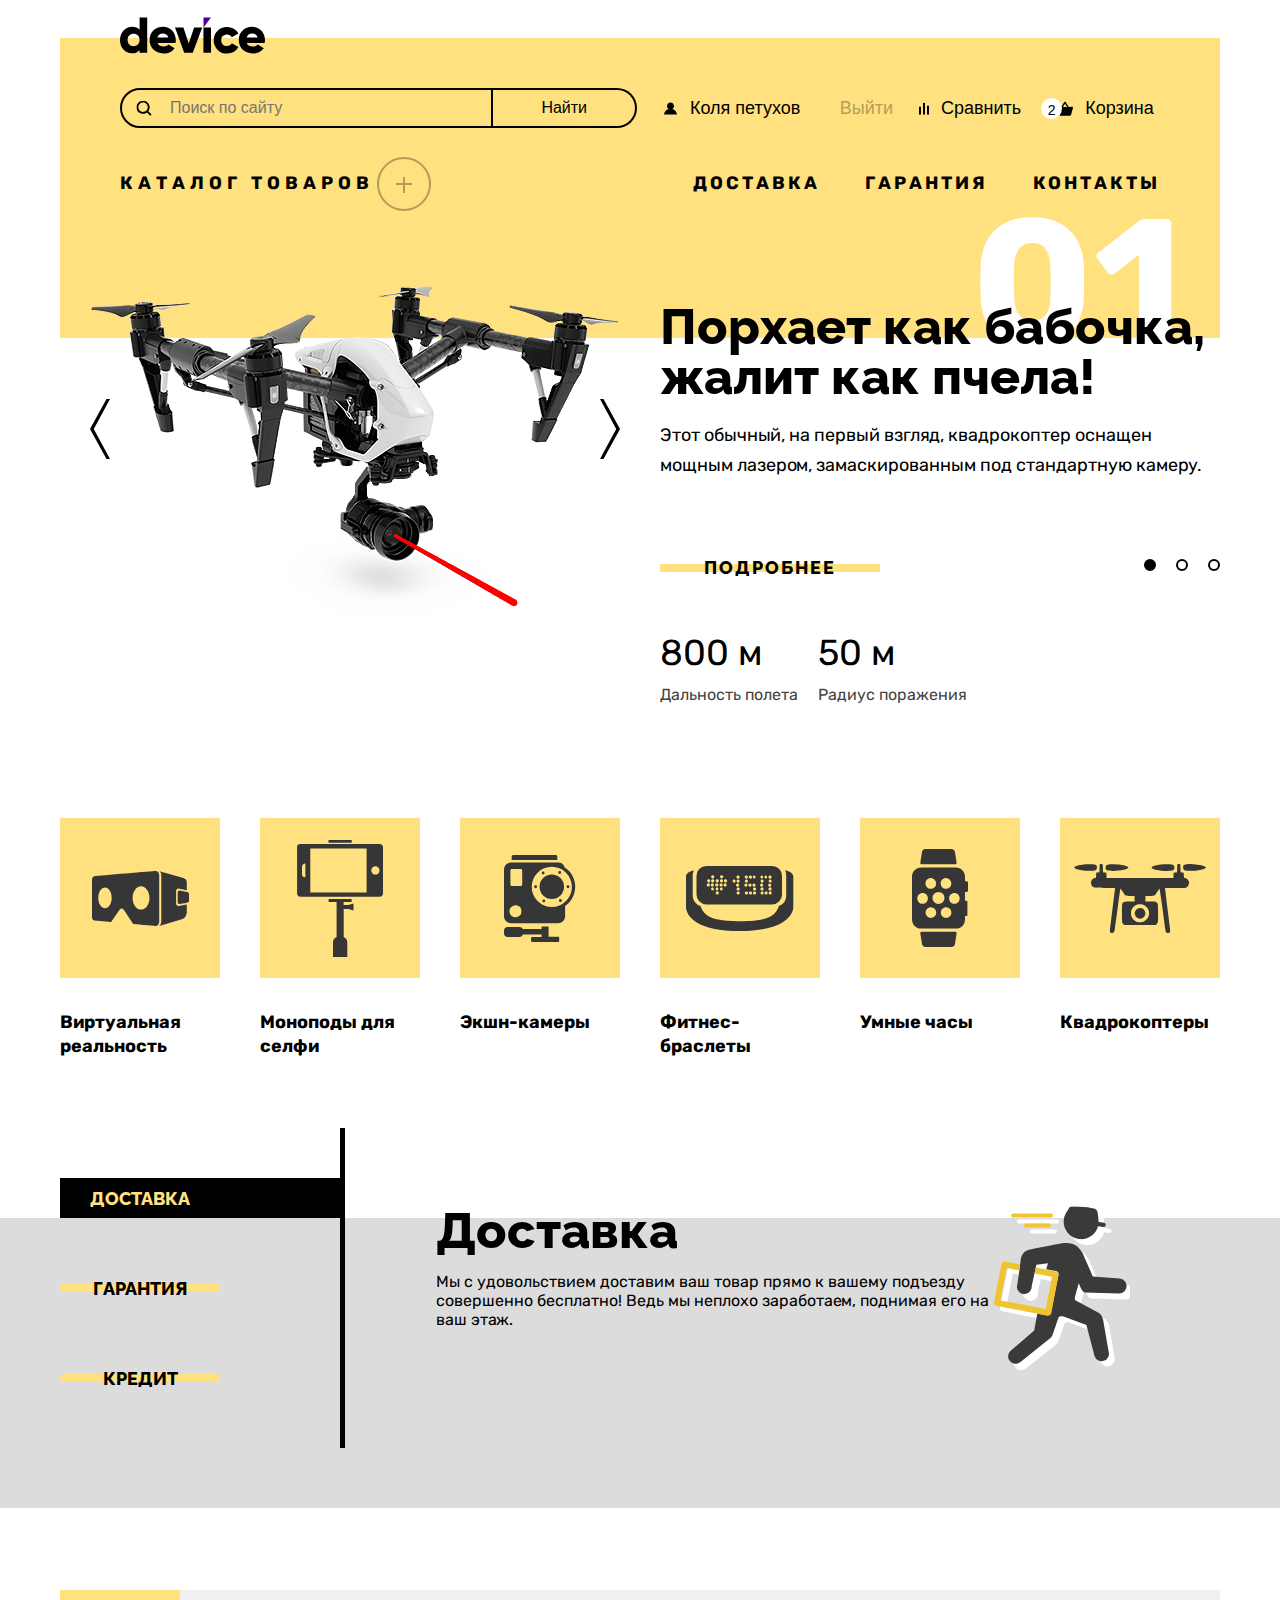
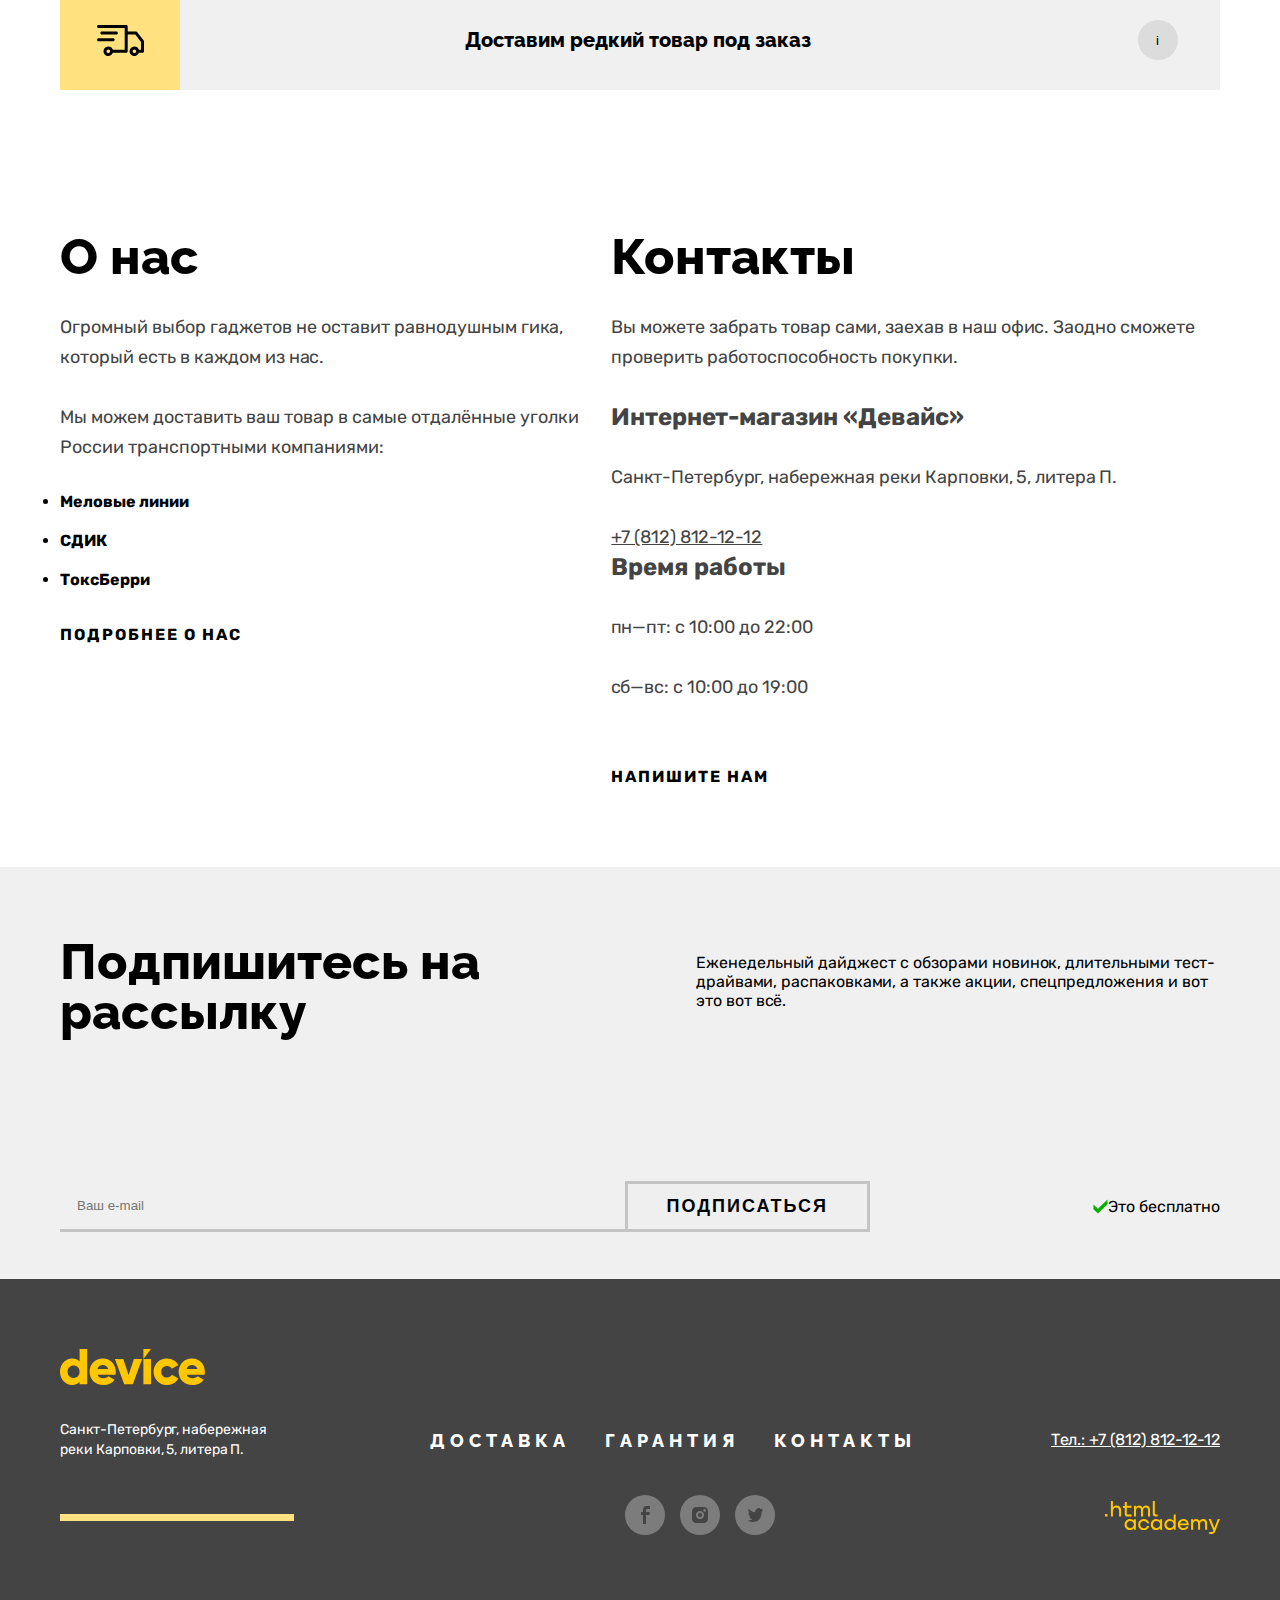
<file: index.html>
<!DOCTYPE html>
<html lang="ru">
<head>
  <meta charset="utf-8">
  <title>HTML Academy: Device</title>
  <link href="css/styles.css" rel="stylesheet">
</head>
<body>

<header class="page-header">
  <div class="header-container">
  <h1 class="visually-hidden">Device</h1>
  <a href="#" class="device-logo-link active-text-element">
    <img alt="Логотип" src="img/logo.svg">
  </a>
    <div class="header-menu">
      <form class="page-search-container" action="https://echo.htmlacademy.ru/" method="get">
        <img src="img/buttons/search.svg" width="16px" height="16px">
        <label for="page-search" class="visually-hidden">Поиск по сайту</label>
        <input name="search-text" id="page-search" class="page-search-input" placeholder="Поиск по сайту" type="text">
        <button class="page-search-button" href="#">Найти</button>
      </form>

      <div class="login-container is-auth">
        <button class="login-button-container header-nav-button active-text-element">
          <img src="img/buttons/login.svg" width="15" height="13" alt="Иконка вход">
          <span class="login-button" href="#">Войти</span>
        </button>
        <button class="login-user-container" tabindex="-1">
          <img src="img/buttons/login.svg" width="15" height="13" alt="Иконка вход">
          <span class="login-button" href="#">Коля петухов</span>
        </button>
        <button class="logout-button">Выйти</button>
      </div>

      <button href="#" class="header-nav-button active-text-element">
        <img src="img/buttons/change.svg">
        <span>Сравнить</span>
      </button>

      <div class="basket-section">
      <button href="#" class="header-nav-button active-text-element with-counter">
        <div class="basket-counter"><p>2</p></div>
        <img src="img/buttons/basket.svg">
        <span>Корзина</span>
      </button>
      <div class="basket-list-container">
        <div class="basket-list-cursor"></div>
        <ul class="basket-list">
          <li class="basket-list-item">
            <div tabindex="0">
              <img src="/img/catalog-items/product-1-small%205.png" alt="">
              <span>Любительская селфи-палка</span>
            </div>
            <button class="basket-drop-button active-text-element"></button>
          </li>
          <li class="basket-list-item">
            <div tabindex="0">
            <img src="/img/catalog-items/product-2-small.png">
            <span>Профессиональная селфи-палка</span>
            </div>
            <button class="basket-drop-button active-text-element"></button>
          </li>
        </ul>
        <div class="basket-final-price">
          <span>Товаров: 2</span>
          <span>Сумма: 2000 ₽</span>
        </div>
        <div class="open-basket">
          <button class="active-text-element">Открыть корзину</button>
        </div>
      </div>
      </div>


    </div>

    <section class="header-links">
      <div class="catalog-menu-link catalog-menu-link-close" tabindex="0">
        <span>Каталог товаров</span>
        <div class="catalog-popup-button">
          <span class="catalog-popup-image"></span>
        </div>
        <div class="catalog-popup-menu">
          <ul class="catalog-popup-menu-list">
            <li class="catalog-popup-menu-item"><a href="#" class="active-text-element">Виртуальная реальность</a></li>
            <li class="catalog-popup-menu-item"><a href="#" class="active-text-element">Моноподы для селфи</a></li>
            <li class="catalog-popup-menu-item"><a href="#" class="active-text-element">Экшн-камеры</a></li>
            <li class="catalog-popup-menu-item"><a href="#" class="active-text-element">Фитнес-браслеты</a></li>
            <li class="catalog-popup-menu-item"><a href="#" class="active-text-element">Умные часы</a></li>
            <li class="catalog-popup-menu-item"><a href="#" class="active-text-element">Квадрокоптеры</a></li>
          </ul>
        </div>
      </div>

      <nav class="page-navigation">
        <ul class="page-navigation-list">
          <li class="page-navigation-item">
            <a class="active-text-element" tabindex="0">Доставка</a>
          </li>
          <li class="page-navigation-item active-text-element">
            <a class="active-text-element" tabindex="0">Гарантия</a>
          </li>
          <li class="page-navigation-item active-text-element">
            <a class="active-text-element" tabindex="0">Контакты</a>
          </li>
        </ul>
      </nav>
    </section>
  </div>
</header>

<main class="main-page">

  <div class="slider-container">

    <div class="slider-background"></div>

    <div class="slider">
      <div class="slider-image-container">
        <img alt="Квадрокоптер" src="img/slider/slider-1.png" width="560" height="560">
        <div class="slider-controls">
          <button class="slider-button slider-prev" type="button">
            <span class="visually-hidden">Предыдущее фото</span>
          </button>
          <button class="slider-button slider-next" type="button">
            <span class="visually-hidden">Следующее фото</span>
          </button>
        </div>

      </div>

      <img class="slider-number-image" src="img/slider/01.png" alt="текст 01" width="192" height="130">

    </div>

    <div class="slider-description-container">
      <h2 class="slider-container-header">Порхает как бабочка, жалит как пчела!</h2>
      <p>Этот обычный, на первый взгляд, квадрокоптер оснащен мощным лазером, замаскированным под стандартную
        камеру.</p>

      <div class="slider-navigation">
        <a class="navigation-button-with-background" tabindex="0">Подробнее</a>
        <ol class="slider-navigation-list">
          <li>
            <button class="slider-navigation-item slider-navigation-item-active">
              <span class="visually-hidden">Слайд 1</span>
            </button>
          </li>
          <li>
            <button class="slider-navigation-item">
              <span class="visually-hidden">Слайд 2</span>
            </button>
          </li>
          <li>
            <button class="slider-navigation-item">
              <span class="visually-hidden">Слайд 3</span>
            </button>
          </li>
        </ol>
      </div>

      <div class="slider-description">
        <ul class="slider-description-list">
          <li class="slider-description-item">
            <h3>800 м</h3>
            <p>Дальность полета</p>
          </li>
          <li class="slider-description-item">
            <h3>50 м</h3>
            <p>Радиус поражения</p>
          </li>
        </ul>
      </div>

    </div>
  </div>

  <section class="categories-container">
    <ul class="categories-navigation-list">
      <li class="categories-navigation-item">
        <a href="#">
          <div class="categories-navigation-item-img-container">
          <img src="img/catalog/vr.svg" alt="Виртуальная реальность">
          </div>
          <p>Виртуальная реальность</p>
        </a>
      </li>
      <li class="categories-navigation-item">
        <a href="#">
          <div class="categories-navigation-item-img-container">
          <img src="img/catalog/monopods.svg" alt="Моноподы для селфи">
          </div>
          <p>Моноподы для селфи</p>
        </a>
      </li>
      <li class="categories-navigation-item">
        <a href="#">
          <div class="categories-navigation-item-img-container">
          <img src="img/catalog/camera.svg" alt="экшн-камеры">
          </div>
          <p>Экшн-камеры</p>
        </a>
      </li>
      <li class="categories-navigation-item">
        <a href="#">
          <div class="categories-navigation-item-img-container">
            <img src="img/catalog/fitness-band.svg" alt="фитнес-браслеты">
          </div>
          <p>Фитнес-браслеты</p>
        </a>
      </li>
      <li class="categories-navigation-item">
        <a href="#">
          <div class="categories-navigation-item-img-container">
          <img src="img/catalog/smart-watch.svg" alt="умные часы">
          </div>
          <p>Умные часы</p>
        </a>
      </li>
      <li class="categories-navigation-item">
        <a href="#">
          <div class="categories-navigation-item-img-container">
          <img src="img/catalog/quadcopters.svg" alt="квадрокоптеры">
          </div>
          <p>Квадрокоптеры</p>
        </a>
      </li>
    </ul>
  </section>

  <section class="advantages-container">
    <ul class="advantages-navigation-list">
      <li class="advantages-navigation-item advantages-navigation-item-active">
        <div class="advantages-navigation-button-container">
          <button class="advantages-navigation-button">Доставка</button>
        </div>
      </li>
      <li class="advantages-navigation-item">
        <div class="advantages-navigation-button-container">
          <button class="advantages-navigation-button">Гарантия</button>
        </div>
      </li>
      <li class="advantages-navigation-item">
        <div class="advantages-navigation-button-container">
          <button class="advantages-navigation-button">Кредит</button>
        </div>
      </li>
    </ul>

    <div class="advantages-description-container">
      <div class="advantages-text">
      <h2 class="container-header">Доставка</h2>
      <p class="advantages-description">Мы с удовольствием доставим ваш товар прямо
        к вашему подъезду совершенно бесплатно! Ведь
        мы неплохо заработаем, поднимая его на ваш этаж.</p>
      </div>
      <img src="img/delivery.svg">
    </div>
  </section>

  <div class="advantages-container-background">
    <div></div>
  </div>

  <section class="delivery-container">
    <a class="delivery-link">
      <img class="delivery-img" src="img/delivery-small.svg" alt="доставка">
    </a>
    <p class="delivery-title"><span>Доставим редкий товар под заказ</span></p>
    <div class="delivery-about-container">
      <button class="delivery-about">i</button>
    </div>
  </section>

  <section class="about-container">
    <div class="about">
      <h2 class="container-header">О нас</h2>
      <p class="about-description">Огромный выбор гаджетов не оставит равнодушным гика, который есть в каждом из
        нас.</p>
      <p class="about-description">Мы можем доставить ваш товар в самые отдалённые уголки России транспортными
        компаниями:</p>
      <ul class="about-description-list">
        <li>Меловые линии</li>
        <li>СДИК</li>
        <li>ТоксБерри</li>
      </ul>
      <a class="about-description-link">Подробнее о нас</a>
    </div>
    <div class="about">
      <h2 class="container-header">Контакты</h2>
      <p class="about-description">Вы можете забрать товар сами, заехав в наш офис.
        Заодно сможете проверить работоспособность покупки.</p>
      <h3>Интернет-магазин «Девайс»</h3>
      <p class="about-description">Санкт-Петербург, набережная реки Карповки, 5, литера П.</p>
      <a class="about-description" href="#">+7 (812) 812-12-12</a>
      <h3>Время работы</h3>
      <p class="about-description">пн—пт: с 10:00 до 22:00</p>
      <p class="about-description">сб—вс: с 10:00 до 19:00</p>
      <a class="about-description-link">Напишите нам</a>
    </div>
  </section>

  <section class="newsletter-container">
    <div class="newsletter-info">
      <h2 class="container-header">Подпишитесь на рассылку</h2>
      <p class="newsletters-description">Еженедельный дайджест с обзорами новинок, длительными тест-драйвами, распаковками, а также акции,
        спецпредложения и вот это вот всё.</p>
    </div>
    <div class="newsletter-email-container">
      <div class="newsletter-email-input">
      <input type="email" placeholder="Ваш e-mail">
      <button>Подписаться</button>
      </div>
      <div class="its-free">
        <img src="img/icons/cheked-green.svg">
        <p>Это бесплатно</p>
      </div>
    </div>
  </section>

  <div class="newsletter-container-background">
    <div></div>
  </div>

</main>

<footer class="page-footer">

  <img class="footer-device-logo" alt="Логотип Device" src="img/logo-footer.svg" width="145" height="36">

  <div class="footer-line-container">
    <span class="footer-device-address">Санкт-Петербург, набережная реки Карповки, 5, литера П.</span>
    <ul class="footer-delivery-list">
      <li><a>Доставка</a></li>
      <li><a>Гарантия</a></li>
      <li><a>Контакты</a></li>
    </ul>
    <a class="footer-phone" href="tel:+78128121212">Тел.: +7 (812) 812-12-12</a>
  </div>

  <div class="footer-line-container">
    <div class="footer-device-decoration"></div>
    <ul class="social-list">
      <li>
        <a href="#">
        <img src="img/social-icons/facebook.svg" alt="facebook">
        </a>
      </li>
      <li>
        <a href="#">
          <img src="img/social-icons/instagram.svg" alt="instagram">
        </a>
      </li>
      <li>
        <a href="#">
          <img src="img/social-icons/twitter.svg" alt="twitter">
        </a>
      </li>
    </ul>
    <img alt="Логотип HTML-академии" src="img/html-academy-logo.svg">
  </div>

</footer>

<div class="footer-background">
  <div></div>
</div>

<script src="main.js"></script>

</body>
</html>
</file>
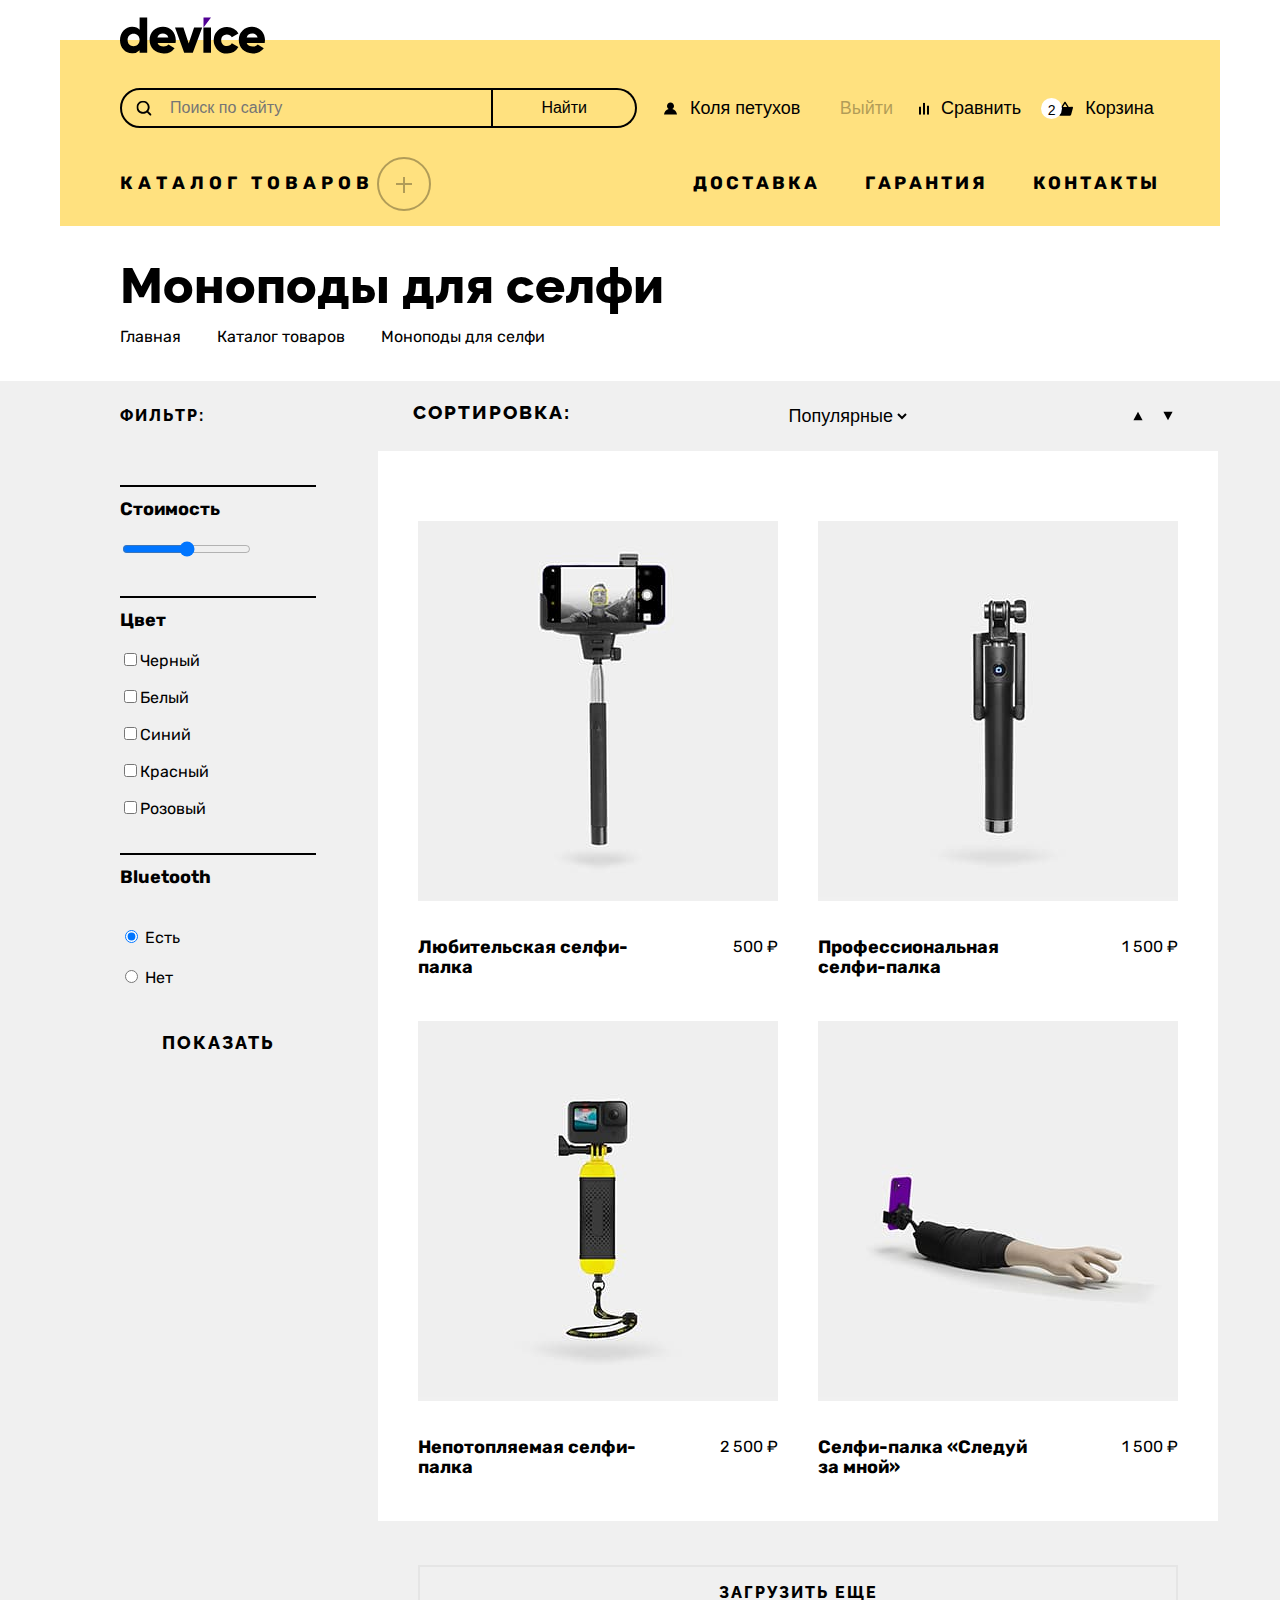
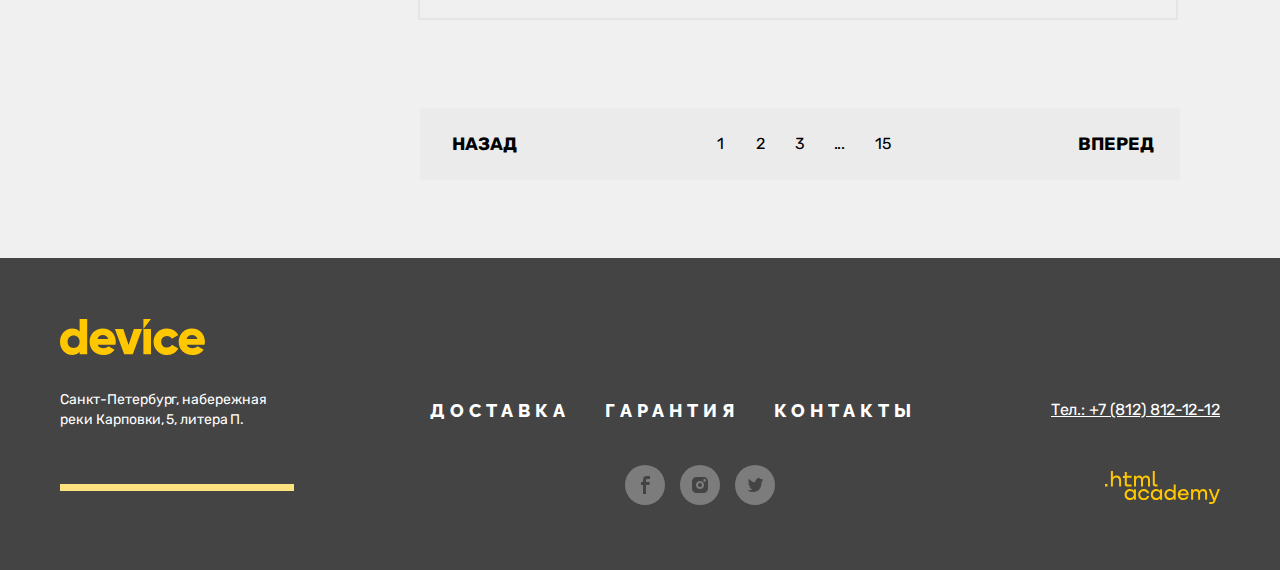
<file: catalog.html>
<!DOCTYPE html>
<html lang="ru" xmlns="http://www.w3.org/1999/html">
<head>
  <meta charset="utf-8">
  <title>HTML Academy: Device</title>
  <link href="css/styles.css" rel="stylesheet">
</head>


<body>

<header class="page-header">
  <div class="header-container">
    <h1 class="visually-hidden">Device</h1>
    <a href="#" class="device-logo-link active-text-element">
      <img alt="Логотип" src="img/logo.svg">
    </a>
    <div class="header-menu">
      <form class="page-search-container" action="https://echo.htmlacademy.ru/" method="get">
        <img src="img/buttons/search.svg" width="16px" height="16px">
        <label for="page-search" class="visually-hidden">Поиск по сайту</label>
        <input name="search-text" id="page-search" class="page-search-input" placeholder="Поиск по сайту" type="text">
        <button class="page-search-button" href="#">Найти</button>
      </form>

      <div class="login-container is-auth">
        <button class="login-button-container header-nav-button active-text-element">
          <img src="img/buttons/login.svg" width="15" height="13" alt="Иконка вход">
          <span class="login-button" href="#">Войти</span>
        </button>
        <button class="login-user-container" tabindex="-1">
          <img src="img/buttons/login.svg" width="15" height="13" alt="Иконка вход">
          <span class="login-button" href="#">Коля петухов</span>
        </button>
        <button class="logout-button">Выйти</button>
      </div>

      <button href="#" class="header-nav-button active-text-element">
        <img src="img/buttons/change.svg">
        <span>Сравнить</span>
      </button>

      <div class="basket-section">
        <button href="#" class="header-nav-button active-text-element with-counter">
          <div class="basket-counter"><p>2</p></div>
          <img src="img/buttons/basket.svg">
          <span>Корзина</span>
        </button>
        <div class="basket-list-container">
          <div class="basket-list-cursor"></div>
          <ul class="basket-list">
            <li class="basket-list-item">
              <div tabindex="0">
                <img src="/img/catalog-items/product-1-small%205.png" alt="">
                <span>Любительская селфи-палка</span>
              </div>
              <button class="basket-drop-button active-text-element"></button>
            </li>
            <li class="basket-list-item">
              <div tabindex="0">
                <img src="/img/catalog-items/product-2-small.png">
                <span>Профессиональная селфи-палка</span>
              </div>
              <button class="basket-drop-button active-text-element"></button>
            </li>
          </ul>
          <div class="basket-final-price">
            <span>Товаров: 2</span>
            <span>Сумма: 2000 ₽</span>
          </div>
          <div class="open-basket">
            <button class="active-text-element">Открыть корзину</button>
          </div>
        </div>
      </div>


    </div>

    <section class="header-links">
      <div class="catalog-menu-link catalog-menu-link-close" tabindex="0">
        <span>Каталог товаров</span>
        <div class="catalog-popup-button">
          <span class="catalog-popup-image"></span>
        </div>
        <div class="catalog-popup-menu">
          <ul class="catalog-popup-menu-list">
            <li class="catalog-popup-menu-item"><a href="#" class="active-text-element">Виртуальная реальность</a></li>
            <li class="catalog-popup-menu-item"><a href="#" class="active-text-element">Моноподы для селфи</a></li>
            <li class="catalog-popup-menu-item"><a href="#" class="active-text-element">Экшн-камеры</a></li>
            <li class="catalog-popup-menu-item"><a href="#" class="active-text-element">Фитнес-браслеты</a></li>
            <li class="catalog-popup-menu-item"><a href="#" class="active-text-element">Умные часы</a></li>
            <li class="catalog-popup-menu-item"><a href="#" class="active-text-element">Квадрокоптеры</a></li>
          </ul>
        </div>
      </div>

      <nav class="page-navigation">
        <ul class="page-navigation-list">
          <li class="page-navigation-item">
            <a class="active-text-element" tabindex="0">Доставка</a>
          </li>
          <li class="page-navigation-item active-text-element">
            <a class="active-text-element" tabindex="0">Гарантия</a>
          </li>
          <li class="page-navigation-item active-text-element">
            <a class="active-text-element" tabindex="0">Контакты</a>
          </li>
        </ul>
      </nav>
    </section>
  </div>
  <div class="header-background"></div>
</header>

<main class="main-catalog">

  <div class="catalog-header">
    <div class="catalog-header-background"></div>
    <h2 class="container-header">Моноподы для селфи</h2>
    <ul class="catalog-navigation-breadcrumbs-list">
      <li class="catalog-breadcrumb-item">Главная</li>
      <li class="catalog-breadcrumb-item">Каталог товаров</li>
      <li class="catalog-breadcrumb-item">Моноподы для селфи</li>
    </ul>
  </div>

  <div class="catalog-box">

  <section class="catalog-content-container">

    <section class="catalog-filter-container">
      <h3 class="catalog-filter-header">Фильтр:</h3>
      <div class="price-filter-container catalog-filter">
        <h4>Стоимость</h4>
        <input id="price-filter" type="range">
      </div>
      <div class="color-filter-container catalog-filter">
        <h4>Цвет</h4>
        <ul class="color-filter-list" id="color-filter-list">
          <li class="color-filter-item"><input name="color-filter" type="checkbox">Черный</li>
          <li class="color-filter-item"><input name="color-filter" type="checkbox">Белый</li>
          <li class="color-filter-item"><input name="color-filter" type="checkbox">Синий</li>
          <li class="color-filter-item"><input name="color-filter" type="checkbox">Красный</li>
          <li class="color-filter-item"><input name="color-filter" type="checkbox">Розовый</li>
        </ul>
      </div>
      <div class="bluetooth-filter-container catalog-filter">
        <h4>Bluetooth</h4>
        <label class="bluetooth-filter-label">
          <input checked name="bluetooth-filter-item" type="radio">
          Есть
        </label>
        <label class="bluetooth-filter-label">
          <input name="bluetooth-filter-item" type="radio">
          Нет
        </label>
      </div>

      <button class="filter-button-accept">Показать</button>
    </section>

    <section class="catalog-list-container">

      <section class="sorting-container">
        <h3>Сортировка:</h3>
        <select>
          <option>Популярные</option>
          <option>Новые</option>
        </select>
        <div class="sort-buttons-container">
          <img src="img/buttons/sort-up.svg">
          <img src="img/buttons/sort-down.svg">
        </div>
      </section>

      <ol class="catalog-list">

        <li class="catalog-item">
          <div class="catalog-item-photo-container">
          <img class="catalog-item-photo" src="img/catalog-items/product-2.jpg">
            <button class="catalog-item-button">Подробнее</button>
          </div>
          <div class="catalog-item-description">
            <h3 class="catalog-item-title">Любительская селфи-палка</h3>
            <span class="catalog-item-price">500 ₽</span>
          </div>
        </li>

        <li class="catalog-item">
          <div class="catalog-item-photo-container">
          <img class="catalog-item-photo" src="img/catalog-items/product-2-1.jpg">
            <button class="catalog-item-button">Подробнее</button>
          </div>
          <div class="catalog-item-description">
            <h3 class="catalog-item-title">Профессиональная селфи-палка </h3>
            <span class="catalog-item-price">1 500 ₽</span>
          </div>
        </li>

        <li class="catalog-item">
          <div class="catalog-item-photo-container">
          <img class="catalog-item-photo" src="img/catalog-items/product-2-2.jpg">
            <button class="catalog-item-button">Подробнее</button>
          </div>
          <div class="catalog-item-description">
            <h3 class="catalog-item-title">Непотопляемая селфи-палка</h3>
            <span class="catalog-item-price">2 500 ₽</span>
          </div>
        </li>

        <li class="catalog-item">
          <div class="catalog-item-photo-container">
          <img class="catalog-item-photo" src="img/catalog-items/product-2-3.jpg">
            <button class="catalog-item-button">Подробнее</button>
          </div>
          <div class="catalog-item-description">
            <h3 class="catalog-item-title">Селфи-палка «Следуй за мной»</h3>
            <span class="catalog-item-price">1 500 ₽</span>
          </div>
        </li>

      </ol>

      <button class="load-else">Загрузить еще</button>

      <nav class="catalog-list-navigation">
        <ul class="catalog-pagination-list">
          <li><a class="catalog-pagination-item pagination-step-button" href="#">Назад</a></li>
          <li><a class="catalog-pagination-item" href="#">1</a></li>
          <li><a class="catalog-pagination-item" href="#">2</a></li>
          <li><a class="catalog-pagination-item" href="#">3</a></li>
          <li><span class="catalog-pagination-item">...</span></li>
          <li><a class="catalog-pagination-item" href="#">15</a></li>
          <li><a class="catalog-pagination-item pagination-step-button" href="#">Вперед</a></li>
        </ul>
      </nav>

    </section>

  </section>

  </div>

</main>

<footer class="page-footer">

  <img class="footer-device-logo" alt="Логотип Device" src="img/logo-footer.svg" width="145" height="36">

  <div class="footer-line-container">
    <span class="footer-device-address">Санкт-Петербург, набережная реки Карповки, 5, литера П.</span>
    <ul class="footer-delivery-list">
      <li><a>Доставка</a></li>
      <li><a>Гарантия</a></li>
      <li><a>Контакты</a></li>
    </ul>
    <a class="footer-phone" href="tel:+78128121212">Тел.: +7 (812) 812-12-12</a>
  </div>

  <div class="footer-line-container">
    <div class="footer-device-decoration"></div>
    <ul class="social-list">
      <li>
        <a href="#">
          <img src="img/social-icons/facebook.svg" alt="facebook">
        </a>
      </li>
      <li>
        <a href="#">
          <img src="img/social-icons/instagram.svg" alt="instagram">
        </a>
      </li>
      <li>
        <a href="#">
          <img src="img/social-icons/twitter.svg" alt="twitter">
        </a>
      </li>
    </ul>
    <img alt="Логотип HTML-академии" src="img/html-academy-logo.svg">
  </div>

</footer>

<div class="footer-background">
  <div></div>
</div>

<script src="main.js"></script>

</body>
</html>
</file>
<file: css/styles.css>
@font-face {
  font-family: "Raleway";
  src: url("../fonts/raleway/raleway-800.woff2") format("woff2");
  font-style: normal;
  font-weight: bold;
  font-display: swap;
}

@font-face {
  font-family: "Rubik";
  src: url("../fonts/rubik/rubik-400.woff2") format("woff2");
  font-style: normal;
  font-weight: normal;
  font-display: swap;
}

@font-face {
  font-family: "Rubik";
  src: url("../fonts/rubik/rubik-700.woff2") format("woff2");
  font-style: normal;
  font-weight: bold;
  font-display: swap;
}

.visually-hidden {
  position: absolute;
  width: 1px;
  height: 1px;
  margin: -1px;
  padding: 0;
  border: 0;
  clip: rect(0 0 0 0);
  overflow: hidden;
}

body {
  font-family: "Rubik", sans-serif;
  font-weight: normal;
  min-height: 100%;
  margin: 0 auto;
  display: flex;
  flex-direction: column;
}

.container-header {
  font-family: "Raleway", "sans-serif";
  font-weight: 800;
  font-size: 50px;
}

html {
  height: 100%;
}

.main-page {
  flex-grow: 1;
}

.page-header {
  box-sizing: border-box;
  width: 1160px;
  margin: 13px auto 0px;
  position: relative;
  height: 175px;
}

.header-container {
  padding: 0 60px;
  position: absolute;
  top: 4px;
  z-index: 2;
  width: 100%;
  box-sizing: border-box;
}

.device-logo-link {
  display: inline-block;
  padding: 0;
  margin: 0;
}

.header-background {
  position: absolute;
  z-index: -1;
  background-color: #FFE17F;
  height: 186px;
  width: 100%;
  top: 27px;
}

.device-logo {
  display: inline-block;
  height: 36px;
  padding-top: 17px;
}

.page-search-container {
  display: flex;
  position: relative;
  height: 40px;
  margin: 0;
  width: 517px;
}

.page-search-input {
  width: 360px;
  border: 2px solid black;
  border-radius: 50px 0 0 50px;
  padding-left: 48px;
  background: transparent;
  font-size: 16px;
  line-height: 20px;
}

.page-search-input:focus {
  outline: 2px solid #AF4FFF;
}

.page-search-container img {
  position: absolute;
  left: 16px;
  top: 12px;
  bottom: 12px;
  width: 16px;
  height: 16px;
  content: "";
  z-index: 1;
  stroke: black;
}

.page-search-button {
  display: flex;
  align-items: center;
  justify-content: center;
  width: 160px;
  border: 2px solid black;
  border-left: none;
  border-radius: 0 50px 50px 0;
  font-size: 16px;
  line-height: 20px;
  text-decoration: none;
  color: black;
  background-color: inherit;
}

.page-search-button:hover {
  background-color: black;
  color: #FFFFFF;
}

.page-search-button:active {
  background-color: black;
  color: #FFFFFF;
  opacity: 30%;
}

.page-search-button:focus {
  outline: 2px solid #AF4FFF;
}

.header-menu {
  display: grid;
  margin-top: 30px;
  gap: 26px;
  grid-auto-columns: min-content;
  grid-auto-flow: column;
}

.login-container {
  width: 230px;
  display: flex;
  justify-content: space-between;
}

.is-auth .login-button-container {
  display: none;
}

.logout-button {
  display: none;
}

.is-auth .logout-button {
  display: block;
  color: black;
  font-size: 18px;
  line-height: 30px;
  border: none;
  background-color: inherit;
  padding: 0;
  height: 100%;
  opacity: 30%;
  cursor: pointer;
}

.logout-button:hover {
  opacity: 1;
}

.logout-button:active {
  opacity: 60%;
}

.logout-button:focus {
  outline: 2px solid #AF4FFF;
  opacity: 1;
}

.login-user-container {
  display: none;
}

.login-user-container img {
  margin-right: 12px;
}

.is-auth .login-user-container {
  display: flex;
  justify-content: space-between;
  align-items: center;
  text-decoration: none;
  color: black;
  font-size: 18px;
  line-height: 30px;
  border: none;
  background-color: inherit;
  padding: 0;
  height: 100%;
}

.header-nav-button {
  display: flex;
  justify-content: space-between;
  align-items: center;
  text-decoration: none;
  color: black;
  font-size: 18px;
  line-height: 30px;
  border: none;
  background-color: inherit;
  padding: 0;
  height: 100%;
  cursor: pointer;
}

.header-nav-button img {
  margin-right: 12px;
}

.header-links {
  display: flex;
  justify-content: space-between;
  align-items: center;
  margin-top: 30px;
  height: 50px;
}

.header-menu.header-nav-button:last-child {
  margin-left: 36px;
}

.with-counter {
  position: relative;
}

.basket-counter {
  display: none;
}

.with-counter .basket-counter {
  display: block;
  position: absolute;
  width: 21px;
  height: 21px;
  border-radius: 50%;
  background-color: white;
  left: -16px;
  font-size: 14px;
  text-align: center;
}

.basket-counter p {
  padding: 0;
  margin: 0;
  height: 100%;
  text-align: center;
  line-height: 24px;
  width: 100%;
}

.basket-section {
  margin-left: 10px;
}

.basket-container {
  display: none;
}

.basket-list-container {
  display: none;
}

.show-basket-content {
  position: relative;
}

.show-basket-content .basket-list-container {
  display: block;
  position: absolute;
  width: 320px;
  background-color: black;
  left: -140px;
  top: 40px;
  z-index: 3;
}

.basket-list-cursor {
  position: absolute;
  margin: 0 auto;
  width: 8px;
  height: 8px;
  top: -4px;
  left: 50%;
  background-color: black;
  transform: translate(-50%) rotate(45deg);
}

.basket-list {
  display: flex;
  flex-direction: column;
  list-style-type: none;
  color: white;
  padding: 0;
  margin: 0;
  font-size: 16px;
  line-height: 18px;
}

.basket-list-item:not(:first-child) {
  border-top: 1px solid #444444;
}

.basket-list-item {
  padding: 20px;
  display: flex;
  align-items: flex-start;
  justify-content: space-between;
  cursor: pointer;
}

.basket-list-item>div {
  display: flex;
}

.basket-list-item>div:hover {
  opacity: 60%;
}

.basket-list-item>div:active {
  opacity: 30%;
}

.basket-list-item>div:focus {
  outline: 2px solid #AF4FFF;
}

.basket-list-item>div>span {
  padding-left: 23px;
}

.basket-drop-button {
  position: relative;
  cursor: pointer;
  border: none;
  background-color: inherit;
  width: 10px;
  height: 10px;
  margin-left: 40px;
}

.basket-drop-button::before,
  .basket-drop-button::after {
  position: absolute;
  width: 12px;
  height: 2px;
  background-color: white;
  content: "";
  top: 4px;
  right: 0;
  z-index: 4;
}

.basket-drop-button::before {
  transform: rotate(-45deg);
}

.basket-drop-button::after {
  transform: rotate(45deg);
}

.basket-final-price {
  height: 44px;
  padding: 0 20px;
  color: white;
  display: flex;
  justify-content: space-between;
  background-color: #1A1A1A;
}

.basket-final-price span {
  height: 100%;
  text-align: center;
  align-content: center;
}

.open-basket {
  margin: 20px;
  text-align: center;
}

.open-basket>button {
  font-size: 18px;
  font-weight: 900;
  letter-spacing: 2px;
  padding: 14px 22px;
  background-color: white;
  text-transform: uppercase;
  border: none;
  cursor: pointer;
}

.catalog-menu-link {
  color: black;
  font-size: 18px;
  margin: 0;
  font-weight: 900;
  font-family: "Rubik", "sans-serif";
  text-transform: uppercase;
  letter-spacing: 5px;
  position: relative;
  cursor: pointer;
  padding-right: 57px;
}

.catalog-menu-link span {
  display: inline-block;
  font-family: inherit;
  font-size: 18px;
  margin: auto 0;
  padding: 15px 0;
}

.catalog-menu-link .catalog-popup-button {
  position: absolute;
  border: 2px solid black;
  width: 50px;
  height: 50px;
  border-radius: 50%;
  top: 0;
  right: 0;
  opacity: 30%;
  z-index: 3;
}

.catalog-menu-link:focus-within {
  outline: 2px solid #AF4FFF;
}

.catalog-menu-link:hover .catalog-popup-button {
  opacity: 1;
}

.catalog-popup-image:before,
.catalog-popup-image:after {
  margin: 0;
  padding: 0;
  position: absolute;
  top: 50%;
  left: 50%;
  transform: translate(-50%, -50%);
  transform-origin: 4px -3px;
  width: 16px;
  height: 2px;
  content: "";
  background-color: black;
}

.catalog-menu-link-close .catalog-popup-image:after {
  transform: rotate(90deg);
}

.catalog-popup-menu {
  position: absolute;
  background-color: #FFE17F;
  left: -60px;
  width: 1160px;
  z-index: 2;
  font-weight: normal;
  text-transform: none;
}

.catalog-popup-menu-list {
  padding: 33px 60px 27px 60px;
  margin: 0;
  display: grid;
  grid-template-columns: repeat(3, 1fr);
  list-style-type: none;
  font-size: 16px;
  line-height: 18px;
  grid-row-gap: 20px;
}

.catalog-popup-menu-item {
  cursor: pointer;
}

.catalog-popup-menu-item a {
  text-decoration: none;
  color: black;
}

.catalog-menu-link-close .catalog-popup-menu {
  display: none;
}

.page-navigation-list {
  display: flex;
  list-style-type: none;
  padding: 0;
  margin: 0;
}

.page-navigation-item {
  margin-left: 45px;
  color: black;
  font-size: 18px;
  font-weight: bold;
  font-family: "Rubik", "sans-serif";
  text-transform: uppercase;
  letter-spacing: 3px;
}

.page-navigation-item:nth-child(1) {
  margin-left: 0;
}

.slider-container {
  display: flex;
  position: relative;
  width: 1160px;
  height: 560px;
  margin: 0 auto;
}

.slider {
  /*position: absolute;*/
  /*top: 0;*/
  /*width: 1111px;*/
  display: flex;
  justify-content: space-between;
}

.slider-image-container {
  position: relative;
  width: 560px;
  height: 560px;
}

.slider-controls {
  position: absolute;
  padding-left: 30px;
  box-sizing: border-box;
  top: 211px;
  display: flex;
  justify-content: space-between;
  width: 100%;
  z-index: 2;
}

.slider-button {
  width: 20px;
  height: 60px;
  border: none;
  cursor: pointer;
  padding: 0;
  background: url("/img/slider/arrow.svg") no-repeat center;
}

.slider-button:hover {
  opacity: 60%;
}

.slider-button:active {
  opacity: 30%;
}

.slider-button:focus {
  outline: 2px solid #AF4FFF;
}

.slider-number-image {
  position: absolute;
  top: 29px;
  left: 920px;
  z-index: -1;
  /*margin-top: 29px;*/
}

.slider-next {
  transform: rotate(180deg);
}

.slider-background {
  height: 300px;
  width: 100%;
  background-color: #FFE17F;
  position: absolute;
  z-index: -1;
  top: -150px;
}

.slider-description-container {
  display: flex;
  flex-direction: column;
  justify-content: flex-end;
  font-size: 18px;
  line-height: 30px;
  padding-bottom: 38px;
  margin-left: 40px;
}

.slider-navigation {
  display: flex;
  justify-content: space-between;
  margin-top: 50px;
}

.slider-navigation a {
  width: 220px;
  height: 40px;
}

.navigation-button-with-background {
  position: relative;
  display: inline-block;
  box-sizing: border-box;
  border: none;
  font-family: "Raleway", sans-serif;
  color: black;
  font-weight: bold;
  font-size: 18px;
  line-height: 20px;
  border-radius: 5px;
  letter-spacing: 2px;
  text-transform: uppercase;
  text-align: center;
  padding: 10px 5px;
  cursor: pointer;
}

.navigation-button-with-background::after {
  position: absolute;
  width: 100%;
  height: 8px;
  background-color: #FFE17F;
  content: "";
  top: 50%;
  left: 0;
  z-index: -1;
  transform: translateY(-50%);
  transition-duration: 0.2s;
}

.navigation-button-with-background:hover::after {
  width: 100%;
  height: 100%;
  background-color: #FFE17F;
  content: "";
  z-index: -1;
}

.navigation-button-with-background:active::after {
  background-color: #FFCC33;
}

.navigation-button-with-background:focus {
  outline: 2px solid #AF4FFF;
  border-radius: 0;
}

.slider-navigation-list {
  display: flex;
  list-style-type: none;
  padding: 0;
  margin: 0;
}

.slider-container-header {
  padding: 0;
  margin: 0;
  font-size: 50px;
  line-height: 50px;
  font-weight: bold;
  font-family: Raleway, sans-serif;
}

.slider-description {
  margin-top: 50px;
}

.slider-description-list {
  display: flex;
  list-style-type: none;
  padding: 0;
  margin: 0;
}

.slider-description-item {
  margin-right: 20px;
}

.slider-description-item h3 {
  margin: 0;
  padding: 0;
  font-size: 36px;
  line-height: 30px;
  font-weight: normal;
}

.slider-description-item p {
  margin: 12px 0 0 0;
  font-size: 16px;
  color: #444444;
}

.categories-container {
  width: 1160px;
  margin: 70px auto 0;
}

.categories-navigation-list {
  display: flex;
  justify-content: space-between;
  list-style: none;
  padding: 0;
  margin: 0;
}

.slider-navigation-item {
  width: 12px;
  height: 12px;
  border-radius: 50%;
  border: 2px solid black;
  background-color: inherit;
  margin-left: 20px;
  padding: 0;
  cursor: pointer;
}

.slider-navigation-item:hover {
  opacity: 60%;
}

.slider-navigation-item:active {
  opacity: 30%;
}

.slider-navigation-item:focus {
  outline: 2px solid #AF4FFF;
}

.slider-navigation-item-active {
  background-color: black;
}

.categories-navigation-item-img-container {
  display: flex;
  width: 160px;
  height: 160px;
  background-color: #FFE17F;
  justify-content: center;
}

.categories-navigation-item {
  width: 160px;
}

.categories-navigation-item:hover .categories-navigation-item-img-container {
  background-color: #FFC700;
}

.categories-navigation-item:active {
  opacity: 30%;
}

.categories-navigation-item:focus-within {
  outline: 2px solid #AF4FFF;
}

.categories-navigation-item-img-container:focus-visible {

}

.categories-navigation-item a {
  text-decoration: none;
  font-size: 18px;
  line-height: 24px;
  font-weight: bold;
  color: black;
}

.categories-navigation-item p {
  padding: 0;
  margin: 32px 0 0 0;
}

.categories-navigation-item-img-container img {
  display: block;
  max-width: 100%;
  margin: auto;
}

.advantages-container {
  display: flex;
  height: 320px;
  margin: 70px auto;
  width: 1160px;
}

.advantages-container-background {
  position: relative;
}

.advantages-container-background div {
  position: absolute;
  height: 290px;
  background-color: #DCDCDC;
  width: 100%;
  top: -300px;
  z-index: -1;
}

.advantages-navigation-list {
  padding: 0;
  margin: 0;
  display: flex;
  flex-direction: column;
  justify-content: space-evenly;
  list-style: none;
  border-right: 5px solid black;
  width: 280px;
}

.advantages-navigation-button-container {
  width: 160px;
  height: 40px;
  display: flex;
  align-items: center;
}

.advantages-navigation-button {
  border: none;
  background-color: #FFE17F;
  width: 160px;
  height: 8px;
  font-family: "Raleway", sans-serif;
  color: black;
  font-weight: bold;
  font-size: 18px;
  line-height: 7px;
  border-radius: 5px;
  text-transform: uppercase;
}

.advantages-navigation-item-active {
  background-color: black;
}

.advantages-navigation-item-active button {
  color: #FFE17F;
  background-color: black;
}

.advantages-description-container {
  margin: auto;
  width: 694px;
  display: flex;
}

.delivery-container {
  display: flex;
  width: 1160px;
  height: 100px;
  margin: 142px auto;
  background-color: #F0F0F0;
}

.delivery-container:hover {
  cursor: pointer;
}

.delivery-container:hover .delivery-link {
  background-color: #FFC700;
}

.delivery-container:active {
  opacity: 30%;
}

.delivery-link {
  width: 120px;
  background-color: #FFE17F;
  display: flex;
  justify-content: center;
  align-items: center;
}

.delivery-img {
  max-width: 100%;
  margin: auto;
}

.delivery-title {
  flex-grow: 1;
  height: 100%;
  margin: 0;
  display: flex;
  justify-content: center;
  align-items: center;
  font-weight: bold;
  font-family: Raleway, sans-serif;
  font-size: 20px;
}

.delivery-about-container {
  width: 125px;
  display: flex;
  justify-content: center;
  align-items: center;
}

.delivery-about {
  width: 40px;
  height: 40px;
  border-radius: 50%;
  border: none;
  background-color: #DCDCDC;
}

.about-container {
  display: flex;
  justify-content: space-between;
  width: 1160px;
  margin: 70px auto;
}

.container-header {
  margin: 47px 0 48px 0;
  padding: 0;
}

.about-description {
  margin: 30px 0;
  font-size: 18px;
  line-height: 30px;
  color: #444444;
}

.about h3 {
  color: #444444;
  margin: 0;
  padding: 0;
  font-size: 24px;
  line-height: 30px;
  font-weight: bold;
}

.about-description-list {
  font-weight: bold;
  line-height: 20px;
  margin: 0;
  padding: 0;
}

.about-description-list li {
  margin-top: 19px;
}

.about-description-link {
  display: inline-block;
  margin-top: 30px;
  font-weight: bold;
  line-height: 30px;
  text-transform: uppercase;
  letter-spacing: 2px;
}

.newsletter-container {
  width: 1160px;
  margin: 70px auto 0;
  padding: 75px 0 56px 0;
}

.newsletter-container-background {
  position: relative;
  width: 100%;
}

.newsletter-container-background div {
  position: absolute;
  height: 421px;
  width: 100%;
  top: -421px;
  background-color: #F0F0F0;
  z-index: -1;
}

.newsletter-info {
  display: flex;
  justify-content: space-between;
}

.container-header {
  padding: 0;
  margin: 0;
}

.newsletters-description {
  width: 560px;
}

.newsletter-email-container {
  margin-top: 144px;
  display: flex;
  justify-content: space-between;
}

.newsletter-email-input {
  width: 810px;
  display: flex;
  font-size: 18px;
  line-height: 30px;
}

.newsletter-email-input input {
  padding: 0 17px;
  margin: 0;
  flex-grow: 1;
  color: #444444;
  border: none;
  border-bottom: 3px solid #C4C4C4;
  background-color: inherit;
}

.newsletter-email-input button {
  text-transform: uppercase;
  font-size: 18px;
  line-height: 21px;
  font-weight: bold;
  letter-spacing: 2px;
  padding: 0 39px;
  border: 3px solid #C4C4C4;;
}

.its-free {
  display: flex;
}

.page-footer {
  display: flex;
  flex-direction: column;
  justify-content: space-around;
  color: #FFFFFF;
  padding: 61px 0;
  margin: 0 auto;
  width: 1160px;
}

.footer-background {
  position: relative;
  width: 100%;
}

.footer-background div {
  position: absolute;
  background-color: #444444;
  height: 321px;
  width: 100%;
  top: -321px;
  z-index: -1;
}

.footer-line-container {
  margin: 35px 0 0 0;
  display: flex;
  justify-content: space-between;
  align-items: center;
}

.footer-device-address {
  width: 234px;
  font-size: 14px;
  line-height: 20px;
}

.footer-delivery-list {
  list-style-type: none;
  display: flex;
  text-transform: uppercase;
  font-family: "Raleway", sans-serif;
  font-size: 18px;
  line-height: 21px;
  margin: 0;
  padding: 0;
  letter-spacing: 5px;
}

.footer-delivery-list li:not(:last-child) {
  margin-right: 35px;
}

.footer-phone {
  color: #FFFFFF;
  font-size: 16px;
  line-height: 20px;
}

.footer-device-decoration {
  width: 234px;
  height: 7px;
  background-color: #FFE17F;
}

.social-list {
  display: flex;
  flex-wrap: wrap;
  width: 150px;
  list-style-type: none;
  padding: 0;
  margin: 0;
}

.social-list li:not(:nth-child(3)) {
  margin-right: 15px;
}

.catalog-header {
  margin: 73px auto 35px auto;
  box-sizing: border-box;
  position: relative;
  padding: 0 60px;
  width: 1160px;
}

.container-header {
  font-family: "Raleway", sans-serif;
  font-weight: bold;
  font-size: 50px;
  line-height: 50px;
}

.catalog-navigation-breadcrumbs-list {
  list-style-type: none;
  display: flex;
  padding: 0;
  margin: 16px 0 0 0;
}

.catalog-breadcrumb-item {
  margin-right: 36px;
}

.catalog-box {
  background-color: #F0F0F0;
}

.catalog-content-container {
  display: flex;
  width: 1160px;
  margin: 0 auto;
}

.catalog-filter-container {
  display: flex;
  flex-direction: column;
  width: 320px;
  padding: 0 60px;
  box-sizing: border-box;
}

.catalog-filter-header {
  font-family: "Raleway", "sans-serif";
  font-size: 16px;
  line-height: 19px;
  text-transform: uppercase;
  letter-spacing: 2px;
  padding: 25px 0;
  margin: 0;
}

.catalog-filter {
  margin-top: 35px;
  border-top: 2px solid black;
}

.catalog-filter h4 {
  padding: 12px 0 0 0;
  margin: 0 0 20px 0;
  font-size: 18px;
  line-height: 20px;
}

.color-filter-list {
  list-style-type: none;
  padding: 0;
  margin: 0;
}

.color-filter-item:not(:last-child) {
  margin-bottom: 17px;
}

.bluetooth-filter-container {
  display: flex;
  flex-direction: column;
}

.bluetooth-filter-label {
  margin-top: 20px;
}

.filter-button-accept {
  margin-top: 35px;
  height: 40px;
  position: relative;
  background: none;
  border: none;
  font-family: "Raleway", "sans-serif";
  font-size: 18px;
  text-transform: uppercase;
  letter-spacing: 2px;
}

.filter-button-accept:before{
  content: '';
  position: absolute; top: 40%; left: 0;
  width: 100%;
  height: 20%;
  background: #FFE17F;
  z-index: -1;
  box-shadow: 0 4px 4px rgba(0, 0, 0, 0.2);
}

.catalog-list-container {
  display: flex;
  flex-direction: column;
  align-items: center;
  flex-grow: 1;
}

.sorting-container {
  display: flex;
  justify-content: space-between;
  width: 770px;
  background-color: transparent;
  padding: 20px;
}

.sorting-container h3 {
  padding: 0;
  margin: 0;
  font-family: "Raleway", sans-serif;
  text-transform: uppercase;
  letter-spacing: 2px;
}

.sorting-container select {
  font-size: 18px;
  line-height: 30px;
  border: none;
  background-color: transparent;
}

.sort-buttons-container {
  display: flex;
}

.sort-buttons-container img {
  width: 10px;
  height: 10px;
  padding: 10px;
}

.catalog-list {
  list-style-type: none;
  margin: 0;
  padding: 70px 40px 44px;
  display: grid;
  grid-template-columns: 360px 360px;
  gap: 44px 40px;
  background-color: #FFFFFF;
}

.catalog-item {
  display: flex;
  flex-direction: column;
  width: 360px;
}

.catalog-item-photo-container {
  position: relative;
}

.catalog-item-button {
  position: absolute;
  left: 70px;
  right: 70px;
  top: 170px;
  bottom: 170px;
  text-transform: uppercase;
  border: none;
  background-color: #FFE17F;
  height: 8px;
  font-family: "Raleway", sans-serif;
  color: black;
  font-weight: bold;
  font-size: 18px;
  line-height: 7px;
  border-radius: 5px;
  cursor: pointer;
}

.catalog-item-photo-container .catalog-item-button {
  display: none;
}

.catalog-item-photo-container:hover .catalog-item-button {
  display: block;
}

.catalog-item-photo-container:hover img {
  opacity: 30%;
}

.catalog-item-description {
  display: grid;
  grid-template-columns: auto auto;
  gap: 71px;
  justify-content: space-between;
  align-items: flex-start;
  margin-top: 32px;
}

.catalog-item-title {
  padding: 0;
  margin: 0;
  font-size: 18px;
  line-height: 20px;
  font-weight: bold;
}

.load-else {
  margin: 44px 40px;
  width: 760px;
  height: 55px;
  border: 2px solid #E5E5E5;
  background-color: transparent;
  text-transform: uppercase;
  font-family: "Raleway", "sans-serif";
  font-size: 16px;
  letter-spacing: 2px;
}

.catalog-list-navigation {
  display: flex;
  justify-content: space-between;
  align-items: center;
  width: 760px;
  margin: 44px 40px 78px 44px;
  padding: 0;
  background-color: #EBEBEB;
}

.catalog-pagination-list {
  list-style-type: none;
  display: flex;
  justify-content: space-between;
  align-items: center;
  width: 760px;
  padding: 0;
  margin: 0;
}

.catalog-pagination-item {
  box-sizing: border-box;
  display: block;
  width: 40px;
  height: 40px;
  padding: 10px 15px;
  text-align: center;
  vertical-align: center;
  color: black;
  text-decoration: none;
}

.pagination-step-button {
  display: block;
  width: 128px;
  font-size: 18px;
  height: auto;
  font-weight: bold;
  text-align: center;
  padding: 25px;
  text-transform: uppercase;
}

.catalog-pagination-list li:first-child {
  margin-right: auto;
}

.catalog-pagination-list li:last-child {
  margin-left: auto;
}

.active-text-element {
  color: black;
  stroke: black;
}

.active-text-element:hover {
  opacity: 60%;
  cursor: pointer;
}

.active-text-element:active {
  opacity: 30%;
}

.active-text-element:focus,
.active-text-element:focus-visible{
  outline: 2px solid #AF4FFF;
}

.interactive-element:hover {

}
</file>
